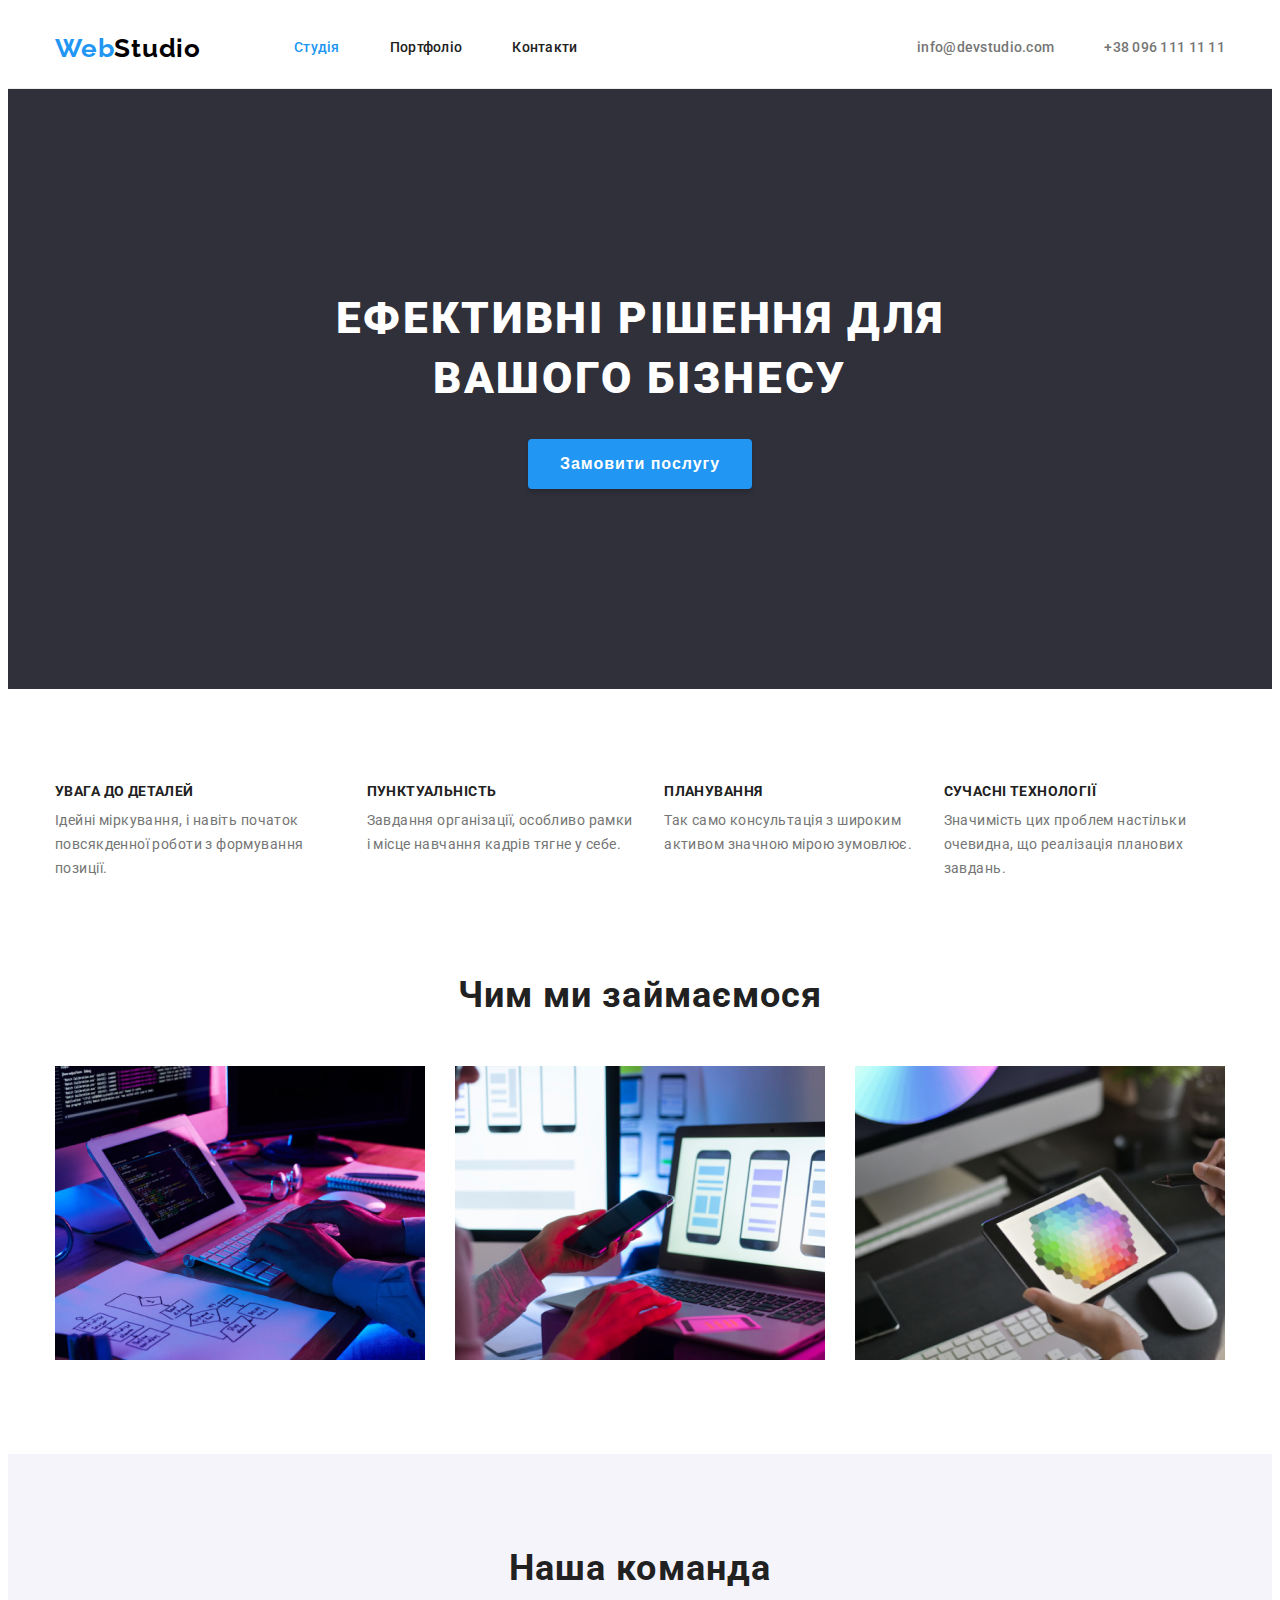
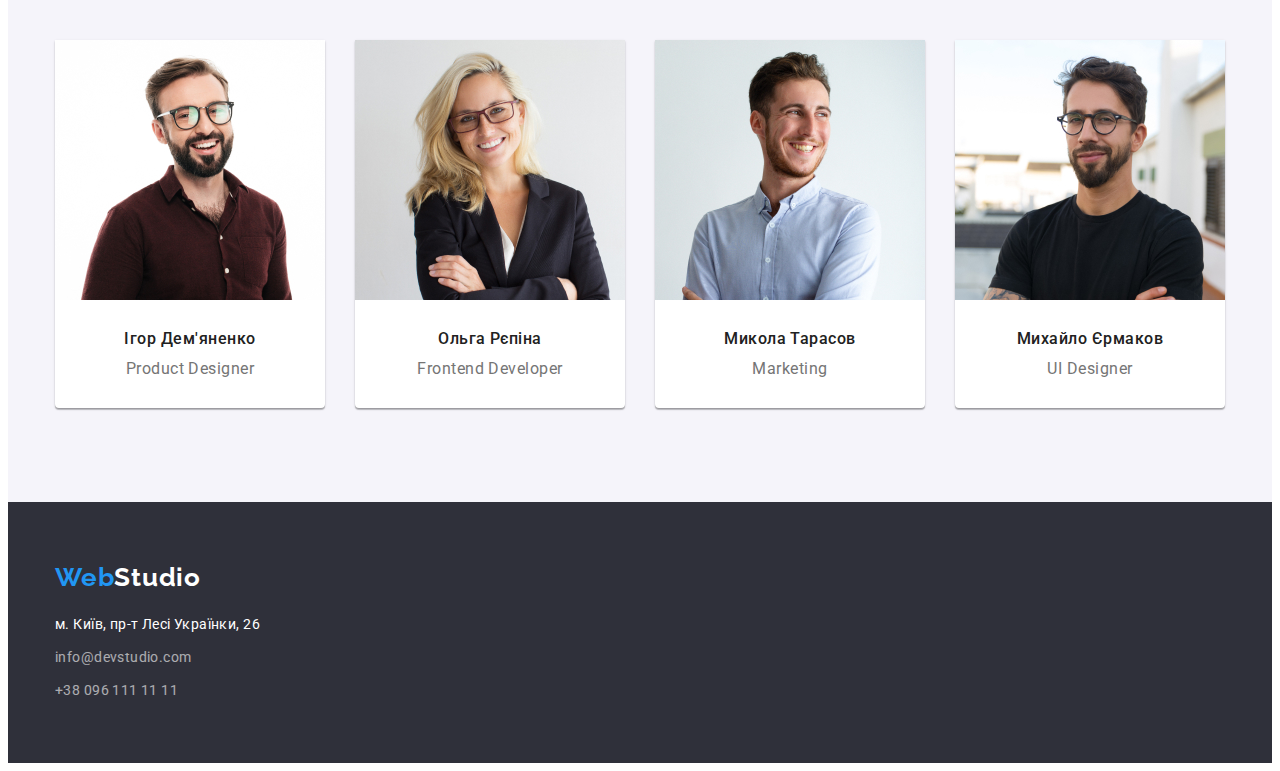
<file: index.html>
<!DOCTYPE html>
<html lang="uk">
<head>
    <meta charset="UTF-8">
    <meta http-equiv="X-UA-Compatible" content="IE=edge">
    <meta name="viewport" content="width=device-width, initial-scale=1.0">
    <link rel="stylesheet" href="https://cdnjs.cloudflare.com/ajax/libs/modern-normalize/1.1.0/modern-normalize.min.css" integrity="sha512-wpPYUAdjBVSE4KJnH1VR1HeZfpl1ub8YT/NKx4PuQ5NmX2tKuGu6U/JRp5y+Y8XG2tV+wKQpNHVUX03MfMFn9Q==" crossorigin="anonymous" referrerpolicy="no-referrer" />
    <title>Document</title>      
    <link rel="stylesheet" href="./css/styles.css">
    <link rel="preconnect" href="https://fonts.googleapis.com">
    <link rel="preconnect" href="https://fonts.gstatic.com" crossorigin>
    <link href="https://fonts.googleapis.com/css2?family=Raleway:wght@700&family=Roboto:wght@400;500;700;900&display=swap" rel="stylesheet">
</head>
<body>
    <header class="header">
      <div class="container">
            <a class="logo-web link" href="./index.html">Web<span class="logo-studio">Studio</span></a>
            <nav>
                <ul class="header-list list">
                <li class="header-item link"><a class="link current" href="./index.html">Студія</a></li>
                <li class="header-item link"><a class="link" href="./portfolio.html">Портфоліо</a></li>
                <li class="header-item link"><a class="link" href="./index.html">Контакти</a></li>
                </ul>
            </nav>
            <ul class="referents-list list">
                <li class="referents-item link"><a class="link" href="mailto:info@devstudio.com">info@devstudio.com</a></li>
                <li class="referents-item link"><a class="link" href="tel:+380961111111">+38 096 111 11 11</a></li>
            </ul>
        
      </div>
    </header>
    <main>
        <section class="hero">
       <div class="container">
        <h1 class="hero-title">Ефективні рішення для вашого бізнесу</h1>
        <button class="hero-btn" type="button" class="label">Замовити послугу</button>
        </div>
        </section>
       
    <section class="scills">
           <div class="container">
                <h2 class="visually-hidden">Наші переваги</h2>
                    <ul class="scills-list list">
                    <div class="scills-cont">
                        <li>
                            <h2 class="scills-title">УВАГА ДО ДЕТАЛЕЙ</h2>
                            <p class="scills-item">Ідейні міркування, і навіть початок повсякденної роботи з формування позиції.</p>
                        </li>
                    </div>
                    <div class="scills-cont">
                        <li>
                            <h2 class="scills-title">ПУНКТУАЛЬНІСТЬ</h2>
                            <p class="scills-item">Завдання організації, особливо рамки і місце навчання кадрів тягне у себе.</p>
                        </li>
                    </div>
                   <div class="scills-cont">
                        <li>
                            <h2 class="scills-title">ПЛАНУВАННЯ</h2>
                            <p class="scills-item">Так само консультація з широким активом значною мірою зумовлює.</p>
                        </li>
                   </div>
                    <div class="scills-cont">
                        <li>
                            <h2 class="scills-title">СУЧАСНІ ТЕХНОЛОГІЇ</h2>
                            <p class="scills-item">Значимість цих проблем настільки очевидна, що реалізація планових завдань.</p>
                        </li>
                    </div>
                </ul>
           </div>
    </section>
    <section class="work-section">
     
    <div class="container">
        <h2 class="work-title">Чим ми займаємося</h2>   
        <ul class="work-list list">
            <li><img src="./images/box1.jpg" alt="розмітка майбутніх ресурсів" width="370"></li>
            <li><img src="./images/box2.jpg" alt="розробка зручних застосунків" width="370"></li>
            <li><img src="./images/box3.jpg" alt="створення застосунків для переносних пристроїв" width="370"></li>
        </ul>
    </div>
    </section>
    <section class="specialists">
      <div class="container">
            <h2 class="specialists-title">Наша команда</h2>
            <ul class="specialists-list list">
                <li class="spec-item"><img src="./images/img.jpg" alt="граіфчний дизайнер" width="270">
                    <div class="spec-info">
                        <h3 class="specialists-name">Ігор Дем'яненко</h3>
                        <p class="specialists-directions">Product Designer</p>
                    </div></li>
                <li class="spec-item"><img src="./images/img(1).jpg" alt="розробник" width="270">
                    <div class="spec-info">
                        <h3 class="specialists-name">Ольга Рєпіна</h3>
                        <p class="specialists-directions">Frontend Developer</p>
                    </div></li>
                <li class="spec-item"><img src="./images/img(2).jpg" alt="маркетолог" width="270">
                    <div class="spec-info">
                        <h3 class="specialists-name">Микола Тарасов</h3>
                        <p class="specialists-directions">Marketing</p>
                    </div></li>
                <li class="spec-item"><img src="./images/img(3).jpg" alt="креативний спеціаліст" width="270">
                    <div class="spec-info">
                        <h3 class="specialists-name">Михайло Єрмаков</h3>
                        <p class="specialists-directions">UI Designer</p>
                    </div></li>
            </ul>
      </div>
    </section></main>
    <footer class="footer">
        <div class="container">
            <a class="logo-web link", href="./index.html">Web<span class="logo-studio">Studio</span></a>
            <adress class="adress">
                <ul class="footer-list list">
                    <li class="footer-link"><a class="link" href="mailto:https://www.google.com/maps/d/embed?mid=10uSM3H-mIU3GznYo2szRIEphczw&hl=en_US&ehbc=2E312F">м. Київ, пр-т Лесі Українки, 26</a></li>
                    <li class="footer-link"><a class="link" href="mailto:info@devstudio.com">info@devstudio.com</a></li>
                    <li class="footer-link"><a class="link" href="tel:+380961111111">+38 096 111 11 11</a></li>
                </ul>
            </adress>
    </div>
    </footer>
</body>
</html>
</file>
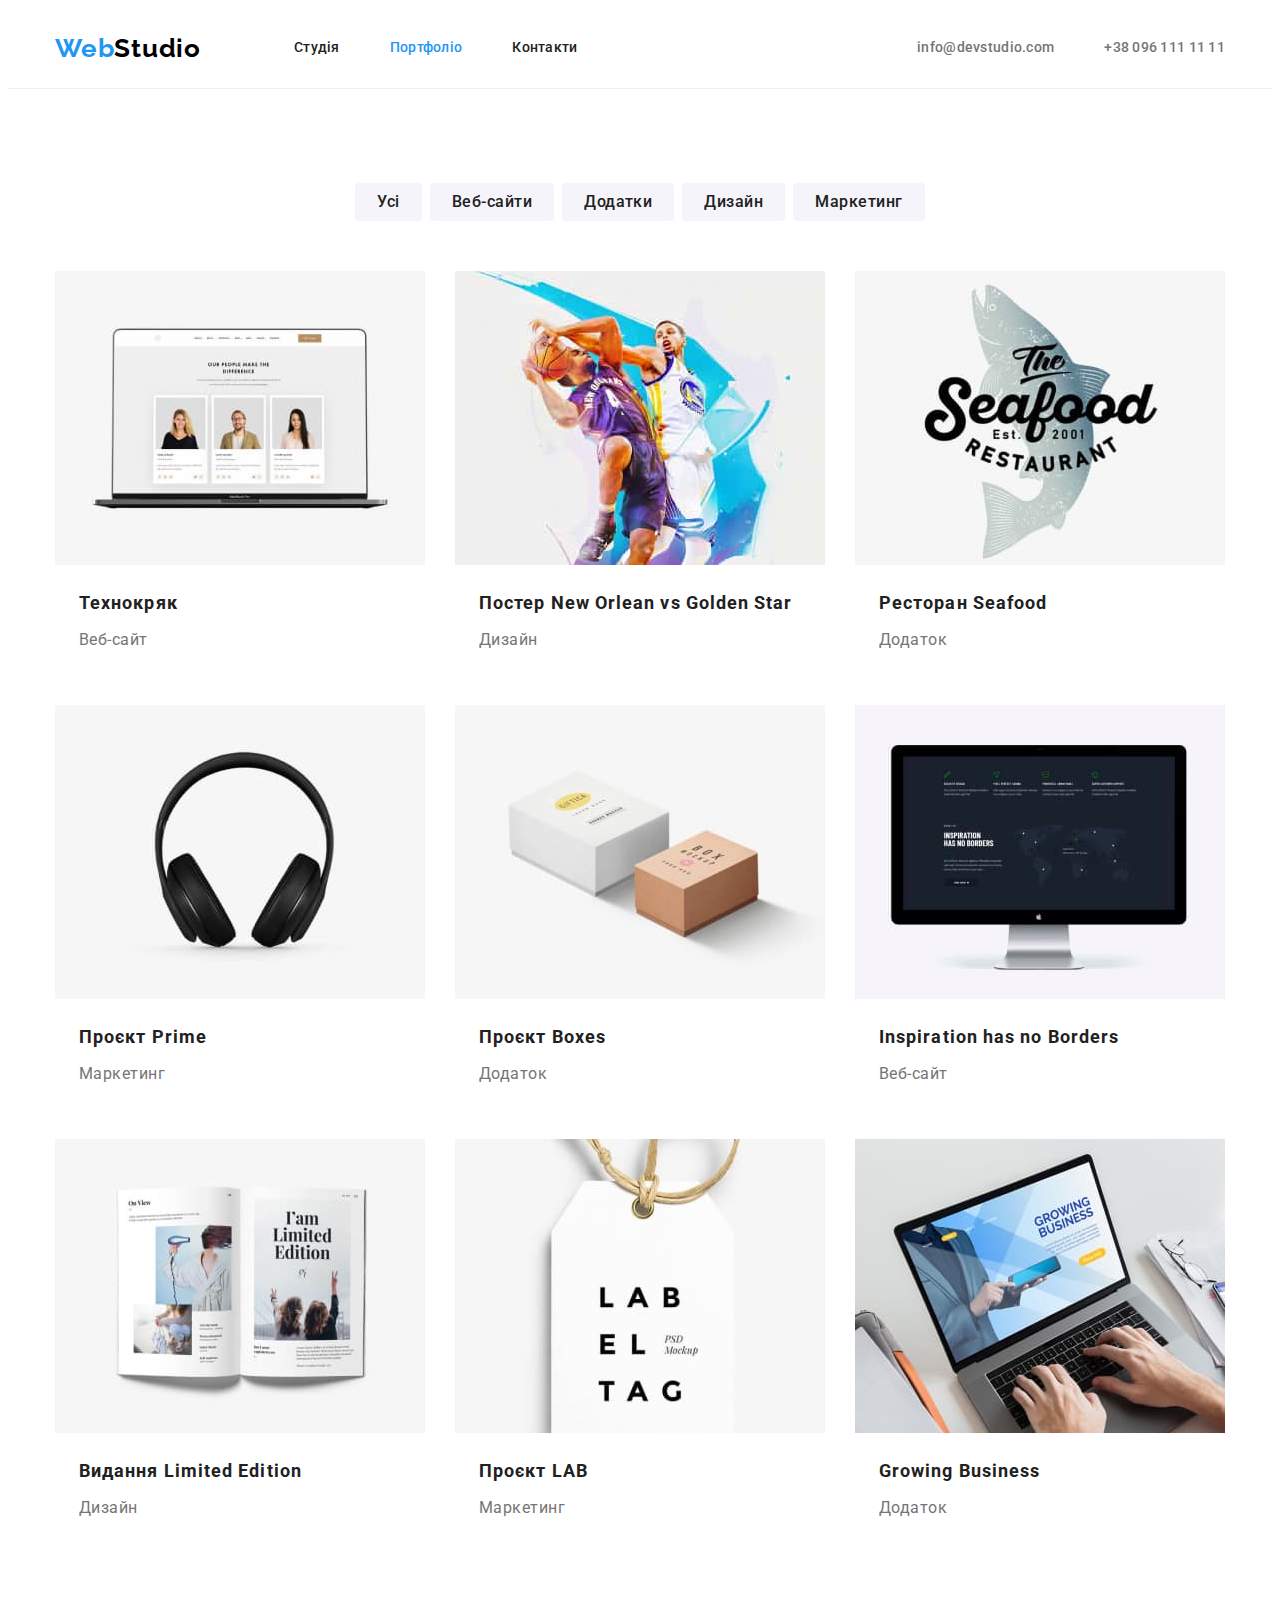
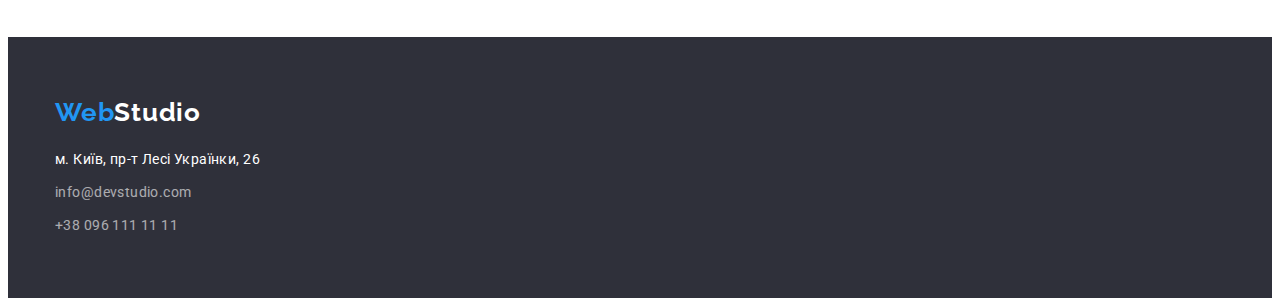
<file: portfolio.html>
<!DOCTYPE html>
<html lang="en">
<head>
    <meta charset="UTF-8">
    <meta http-equiv="X-UA-Compatible" content="IE=edge">
    <meta name="viewport" content="width=device-width, initial-scale=1.0">
    <link rel="stylesheet" href="https://cdnjs.cloudflare.com/ajax/libs/modern-normalize/1.1.0/modern-normalize.min.css" integrity="sha512-wpPYUAdjBVSE4KJnH1VR1HeZfpl1ub8YT/NKx4PuQ5NmX2tKuGu6U/JRp5y+Y8XG2tV+wKQpNHVUX03MfMFn9Q==" crossorigin="anonymous" referrerpolicy="no-referrer" />
    <title>Document</title>
    <link rel="stylesheet" href="./css/styles.css">
    <link rel="preconnect" href="https://fonts.googleapis.com">
    <link rel="preconnect" href="https://fonts.gstatic.com" crossorigin>
    <link href="https://fonts.googleapis.com/css2?family=Raleway:wght@700&family=Roboto:wght@400;500;700;900&display=swap" rel="stylesheet">
</head>
<body>
    <header class="header">
        <div class="container">
              <a class="logo-web link" href="./index.html">Web<span class="logo-studio">Studio</span></a>
              <nav>
                  <ul class="header-list list">
                  <li class="header-item link"><a class="link" href="./index.html">Студія</a></li>
                  <li class="header-item link"><a class="link current" href="./portfolio.html">Портфоліо</a></li>
                  <li class="header-item link"><a class="link" href="./index.html">Контакти</a></li>
                  </ul>
              </nav>
              <ul class="referents-list list">
                  <li class="referents-item link"><a class="link" href="mailto:info@devstudio.com">info@devstudio.com</a></li>
                  <li class="referents-item link"><a class="link" href="tel:+380961111111">+38 096 111 11 11</a></li>
              </ul>
          
        </div>
      </header>
    <main >
        <section class="superhero navigation">
           <div class="container">
                <ul class="navigation-list list">
                <li class="navigation-item"><button class="navigation-btn" type="button" class="label">Усі</button></li>
                <li class="navigation-item"><button class="navigation-btn" type="button" class="label">Веб-сайти</button></li>
                <li class="navigation-item"><button class="navigation-btn" type="button" class="label">Додатки</button></li>
                <li class="navigation-item"><button class="navigation-btn" type="button" class="label">Дизайн</button></li>
                <li class="navigation-item"><button class="navigation-btn" type="button" class="label">Маркетинг</button></li>
                </ul>
               <h1 class="visually-hidden">Перелік продуктів</h1>
            <ul class="superhero-list list">
                <li class="superhero-item">
                    <a class="superhero-link link" href="./portfolio.html"><img src="./images/img2.jpg" alt="ноутбук" width="370">
                       <div class="superhero-box">
                            <h2 class="superhero-title">Технокряк</h2>
                            <p class="superhero-descr">Веб-сайт</p>
                       </div></a>
                </li>
                <li class="superhero-item">
                    <a class="superhero-link link" href="./portfolio.html"><img src="./images/img2(1).jpg" alt="баскетбол" width="370">
                     <div class="superhero-box">
                            <h2 class="superhero-title">Постер New Orlean vs Golden Star</h2>
                            <p class="superhero-descr">Дизайн</p>
                     </div></a>
                </li>
                <li class="superhero-item">
                    <a class="superhero-link link" href="./portfolio.html"><img src="./images/img2(2).jpg" alt="логотип ресторану"width="370">
                      <div class="superhero-box">
                            <h2 class="superhero-title">Ресторан Seafood</h2>
                            <p class="superhero-descr">Додаток</p>
                      </div></a>
                </li>
                <li class="superhero-item">
                    <a class="superhero-link link" href="./portfolio.html"><img src="./images/img2(3).jpg" alt="гаджети"width="370">
                       <div class="superhero-box">
                            <h2 class="superhero-title">Проєкт Prime</h2>
                            <p class="superhero-descr">Маркетинг</p>
                       </div></a>
                </li>
                <li class="superhero-item">
                    <a class="superhero-link link" href="./portfolio.html"><img src="./images/img2(4).jpg" alt="застосунки"width="370">
                        <div class="superhero-box">
                            <h2 class="superhero-title">Проєкт Boxes</h2>
                            <p class="superhero-descr">Додаток</p>
                        </div></a>
                </li>
                <li class="superhero-item">
                    <a class="superhero-link link" href="./portfolio.html"><img src="./images/img2(5).jpg" alt="веб-сайти" width="370">
                     <div class="superhero-box">
                            <h2 class="superhero-title">Inspiration has no Borders</h2>
                            <p class="superhero-descr">Веб-сайт</p>
                     </div></a>
                </li>
                <li class="superhero-item">
                    <a class="superhero-link link" href="./portfolio.html"><img src="./images/img2(6).jpg" alt="корисна література" width="370">
                        <div class="superhero-box">
                            <h2 class="superhero-title">Видання Limited Edition</h2>
                            <p class="superhero-descr">Дизайн</p>
                        </div></a>
                </li>
                <li class="superhero-item">
                    <a class="superhero-link link" href="./portfolio.html"><img src="./images/img2(7).jpg" alt="маркетинг-проєкт" width="370">
                        <div class="superhero-box">
                            <h2 class="superhero-title">Проєкт LAB</h2>
                            <p class="superhero-descr">Маркетинг</p>
                        </div></a>
                </li>
                <li class="superhero-item">
                    <a class="superhero-link link" href="./portfolio.html"><img src="./images/img2(8).jpg" alt="лаптоп-додаток" width="370">
                   <div class="superhero-box">
                            <h2 class="superhero-title">Growing Business</h2>
                            <p class="superhero-descr">Додаток</p> 
                   </div> </a>
                               
                </li>
            </ul>
           </div>
    </section>
      
    </main>
    <footer class="footer">
        <div class="container">
            <a class="logo-web link", href="./index.html">Web<span class="logo-studio">Studio</span></a>
            <adress class="adress">
                <ul class="footer-list list">
                    <li class="footer-link"><a class="link" href="mailto:https://www.google.com/maps/d/embed?mid=10uSM3H-mIU3GznYo2szRIEphczw&hl=en_US&ehbc=2E312F">м. Київ, пр-т Лесі Українки, 26</a></li>
                    <li class="footer-link"><a class="link" href="mailto:info@devstudio.com">info@devstudio.com</a></li>
                    <li class="footer-link"><a class="link" href="tel:+380961111111">+38 096 111 11 11</a></li>
                </ul>
            </adress>
    </div>
    </footer>
</body>
</html>
</file>
<file: css/styles.css>
*,
*:before,
*:after {
box-sizing: border-box;
}
:root{
--primary-text-color: #212121;
--referent-text-color: #757575;
--title-text-color: #FFFFFF;
--accent-color: #2196F3;
--studio-color: #000000;
--scills-text-color: #F5F4FA;
--hero-background-color: #2F303A;
}
body{
font-family: 'Roboto', sans-serif;
background-color: var(--title-text-color);
font-size: 14px;
letter-spacing: 0.03em;
}

p,
h1,
h2,
h3,
h4,
h5,
h6{
margin: 0;
}
ul, ol{
margin: 0;
padding-left: 0;
}
img{
display: block;
max-width: 100%;
height: auto;
}
adress{
font-style: normal;
}
button{
display: block;
cursor: pointer;
border: none;
border-radius: 4px;
}
.list{
list-style: none;
padding-left: 0;
margin: 0;
}
.link{
text-decoration: none;
color: inherit;
}
.logo-web{
font-family: Raleway, sans-serif;
font-weight: 700;
font-size: 26px;
line-height: 1.19;  
letter-spacing: 0.03em;
color: var(--accent-color);
}
.container {
width: 1200px;
margin: 0 auto;
padding: 0 15px;
}
/*-------------------------header-------------------*/
.header .container{
    display: flex;
    align-items: center;
}
.header .logo-studio{
color: var(--studio-color);
}
footer .logo-studio{
color: var(--title-text-color);
}
.header-item.link{
font-weight: 500;
font-size: 14px;
line-height: 1.14;
letter-spacing: 0.02em;
color: var(--primary-text-color);    
padding: 32px 0;
display: block;
}
nav{
margin-left: 93px;
}
.header-list{
display: flex;
gap: 50px;
}
.link:hover,
.link:focus{
color: var(--accent-color);
}
a.link.current{
color: var(--accent-color);
}
.referents-list{
display: flex;
margin-left: auto;
gap: 50px;

font-weight: 500;
font-size: 14px;
line-height: 1.14;
letter-spacing: 0.02em;
color: var(--referent-text-color);
}  
.referents-item.link{
padding: 32px 0;
display: block;
}
/*-------------------------------------HERO---------------------------*/
.hero{
background-color: var(--hero-background-color);
padding: 200px 0;
text-align: center;
}
.hero .container{
display: block;
}
.hero-title{
margin: 0 auto;
width: 696px;
margin-bottom: 30px;

font-weight: 900;
font-size: 44px;
line-height: 1.36;
letter-spacing: 0.06em;
text-transform: uppercase;
color: var(--title-text-color);
}
.hero-btn{
background: var(--accent-color);
box-shadow: 0px 4px 4px rgba(0, 0, 0, 0.15);
border-radius: 4px;
border-color: var(--accent-color);
color: var(--title-text-color);
font-weight: 700;
font-size: 16px;
line-height: 1.88;
letter-spacing: 0.06em;
min-width: 216px;
margin: 0 auto;
cursor: pointer;
border: none;
padding: 10px 32px;
}
.visually-hidden{
position: absolute;
width: 1px;
height: 1px;
margin: -1px;
border: 0;
white-space: nowrap;
clip-path: inset(100%);
clip: rect(0 0 0 0);
overflow: hidden;
}
/*--------------------------SCILLS-------------------------------*/
.scills-list{
display: flex;
gap: 30px;
}
.scills{
padding: 94px 0;
}
.scills-title{
font-weight: 700;
font-size: 14px;
line-height: 16px;
letter-spacing: 0.03em;
text-transform: uppercase;
color: var(--primary-text-color);
}
.scills-item{
justify-content: center;
font-weight: 400; 
font-size: 14px; 
line-height: 1.71; 
letter-spacing: 0.03em; 
color: var(--referent-text-color);
margin-top: 10px;
}
/*-----------------------WORK---------------------------*/
.work-section{
padding-bottom: 94px;   
}
.work-section .container{
display: block;
width: 1200px;
padding-top: 0;

}
.work-list{
display: flex;
gap: 30px;
justify-content: center;
margin: 0 auto;
}
.work-title{
text-align: center; 
font-style: normal;
font-weight: 700;
font-size: 36px;
line-height: 1.16;
letter-spacing: 0.03em;
color: var(--primary-text-color);
margin-bottom: 50px;
}
/*----------------------------SPECIALISTS-------------------------------*/
.specialists{
background: var(--scills-text-color);  
padding: 94px 0;
}
.specialists-list{
display: flex;
/* flex-wrap: wrap; */
gap: 30px;
}
.specialists-title{
text-align: center; 
font-weight: 700;
font-size: 36px;
line-height: 1.16;
letter-spacing: 0.03em;
color: var(--primary-text-color);
margin-bottom: 50px;
}
.spec-item{
background: #FFFFFF;
box-shadow: 0px 1px 3px rgba(0, 0, 0, 0.12), 0px 1px 1px rgba(0, 0, 0, 0.14), 0px 2px 1px rgba(0, 0, 0, 0.2);
border-radius: 0px 0px 4px 4px;
}
.spec-info{
padding: 30px 0;
text-align: center;  
}
.specialists-name{
font-weight: 500;
font-size: 16px;
line-height: 1.18;
letter-spacing: 0.03em;
color: var(--primary-text-color);
margin-bottom: 10px;
}
.specialists-directions{
font-weight: 400;
font-size: 16px;
line-height: 1.19;
letter-spacing: 0.03em;
color: var(--referent-text-color);
}
/*----------------------FOOTER------------------------------*/
.footer{
display: block;
padding: 60px 0;
background-color: var(--hero-background-color);
}
.adress{
font-style: normal;
}
.footer-list .footer-link{
margin-top: 20px;   
font-size: 14px;
line-height: 1.71;
letter-spacing: 0.03em;
color: var(--title-text-color);

}
.footer-list .footer-link:not(:first-child){
opacity: 60%;
margin-top: 9px;
}
/*----------------------------------PORTFOLIO--------------------*/
.header{
border-bottom: 1px solid #ECECEC;
}
.superhero.navigation{
background-color: var(--title-text-color);
padding-top: 94px;
padding-bottom: 94px;
}
.navigation-list{
display: flex;
justify-content: center;
margin-bottom: 50px;
}
.navigation-item:not(:last-child){
margin-right: 8px;
}
.superhero-item{
    width: 370px;
   
}
.superhero-list{
display: flex;
flex-wrap: wrap;
gap: 30px;
}
.superhero-link,
.superhero-title {
font-weight: 700;
font-size: 18px;
line-height: 2;
letter-spacing: 0.06em;
color: var(--primary-text-color);
}
.superhero-box{
padding: 20px 24px;
}
.superhero-title{
margin-bottom: 4px;
}

.superhero-descr{
font-weight: 400;
font-size: 16px;
line-height: 1.88;
letter-spacing: 0.03em;
color: var(--referent-text-color);
}
.navigation-btn{
font-family: inherit;
cursor: pointer;
font-weight: 500;
font-size: 16px;
line-height: 1.62;
text-align: center;
letter-spacing: 0.03em;
color: var(--primary-text-color);
background-color: var(--scills-text-color);
border-radius: 4px;
border-style: none; 
padding: 6px 22px;
}
.navigation-btn:hover,
.navigation-btn:focus{
background-color: var(--accent-color);
color: var(--title-text-color);
border-radius: 4px;
border-style: none; 
}
</file>
